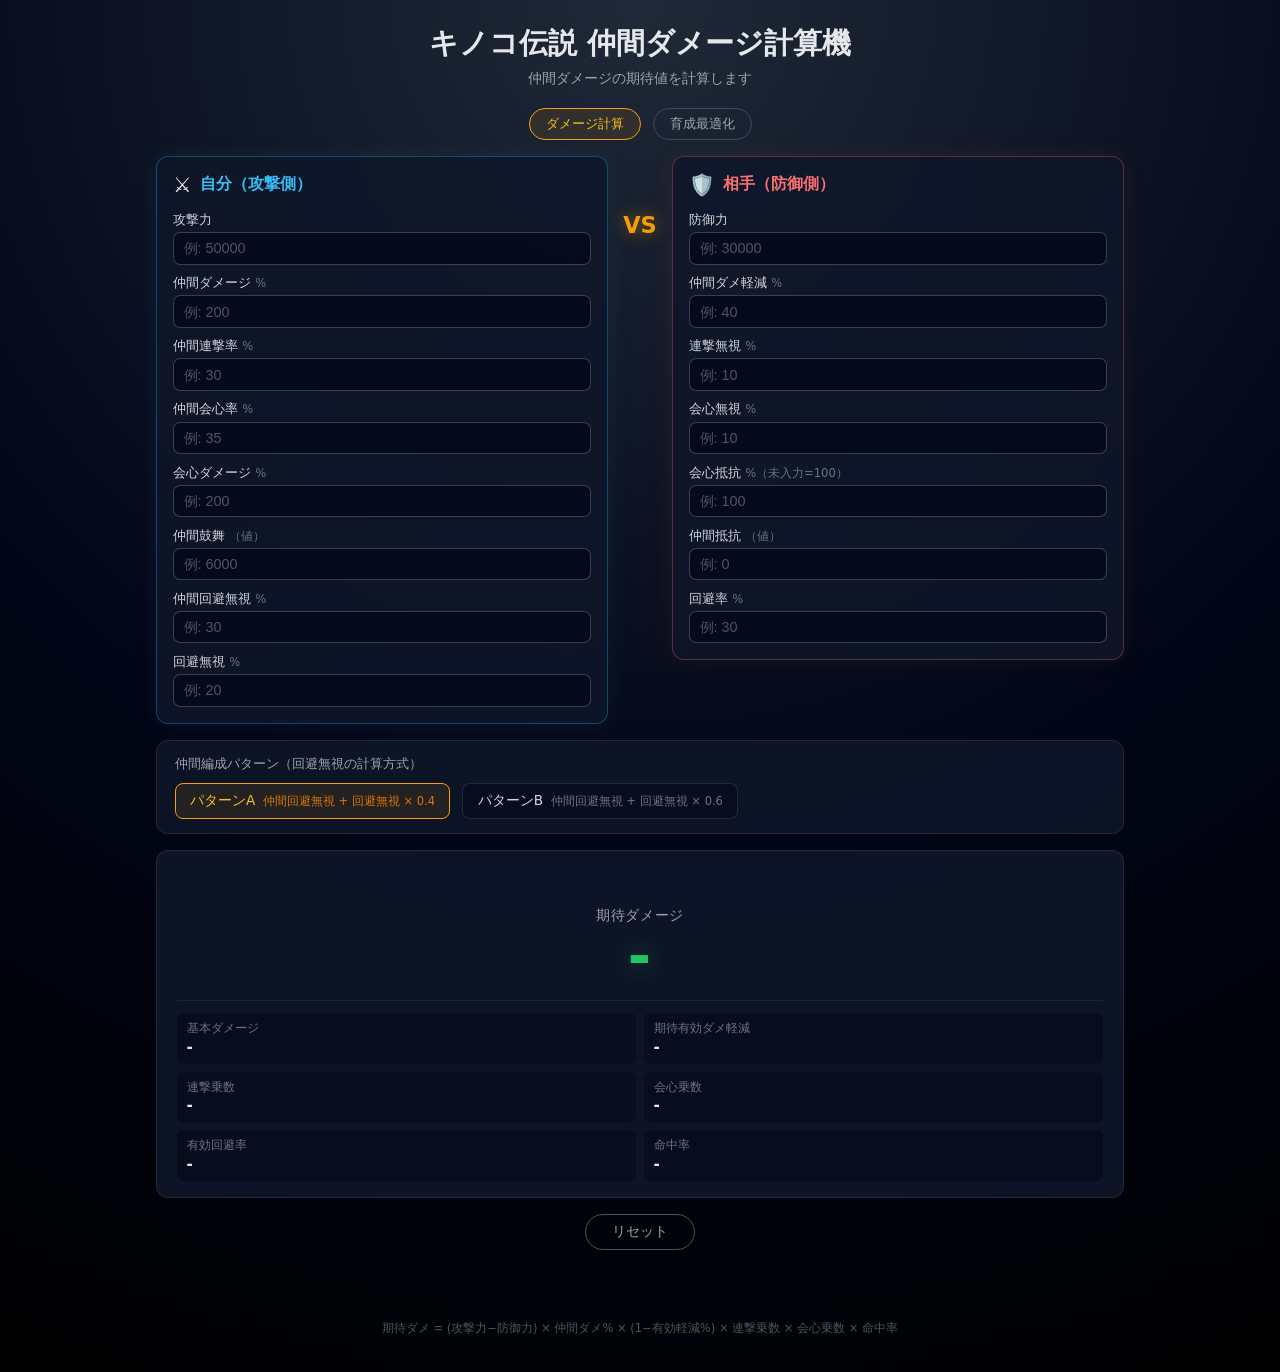
<file: kinoko/index.html>
<!DOCTYPE html>
<html lang="ja">
<head>
  <meta charset="UTF-8" />
  <meta name="viewport" content="width=device-width, initial-scale=1.0" />
  <title>キノコ伝説 仲間ダメージ計算機</title>
  <link rel="stylesheet" href="./style.css" />
</head>
<body>
  <header class="app-header">
    <h1>キノコ伝説 仲間ダメージ計算機</h1>
    <p class="app-header__subtitle">仲間ダメージの期待値を計算します</p>
  </header>

  <nav style="display:flex;justify-content:center;gap:.75rem;padding:.75rem 1rem 0;">
    <a href="./index.html" style="font-size:.82rem;padding:.35rem 1rem;border-radius:9999px;border:1px solid #f59e0b;color:#fbbf24;background:rgba(245,158,11,.1);text-decoration:none;">ダメージ計算</a>
    <a href="./optimize.html" style="font-size:.82rem;padding:.35rem 1rem;border-radius:9999px;border:1px solid rgba(148,163,184,.3);color:#9ca3af;text-decoration:none;">育成最適化</a>
  </nav>

  <main class="app-main">

    <!-- 対戦レイアウト -->
    <div class="battle-field">

      <!-- 自分（攻撃側） -->
      <section class="combatant combatant--attacker">
        <div class="combatant-header">
          <span class="combatant-icon">⚔️</span>
          <h2>自分（攻撃側）</h2>
        </div>
        <div class="stat-list">
          <label class="stat-field">
            <span class="stat-label">攻撃力</span>
            <input id="atk" type="number" inputmode="numeric" placeholder="例: 50000" data-ocr="atk" />
          </label>
          <label class="stat-field">
            <span class="stat-label">仲間ダメージ <small>%</small></span>
            <input id="allyDamage" type="number" inputmode="numeric" placeholder="例: 200" data-ocr="allyDamage" />
          </label>
          <label class="stat-field">
            <span class="stat-label">仲間連撃率 <small>%</small></span>
            <input id="multiRate" type="number" inputmode="numeric" placeholder="例: 30" data-ocr="multiRate" />
          </label>
          <label class="stat-field">
            <span class="stat-label">仲間会心率 <small>%</small></span>
            <input id="critRate" type="number" inputmode="numeric" placeholder="例: 35" data-ocr="critRate" />
          </label>
          <label class="stat-field">
            <span class="stat-label">会心ダメージ <small>%</small></span>
            <input id="critDamage" type="number" inputmode="numeric" placeholder="例: 200" data-ocr="critDamage" />
          </label>
          <label class="stat-field">
            <span class="stat-label">仲間鼓舞 <small>（値）</small></span>
            <input id="inspire" type="number" inputmode="numeric" placeholder="例: 6000" data-ocr="inspire" />
          </label>
          <label class="stat-field">
            <span class="stat-label">仲間回避無視 <small>%</small></span>
            <input id="allyEvadeIgnore" type="number" inputmode="numeric" placeholder="例: 30" data-ocr="allyEvadeIgnore" />
          </label>
          <label class="stat-field">
            <span class="stat-label">回避無視 <small>%</small></span>
            <input id="evadeIgnore" type="number" inputmode="numeric" placeholder="例: 20" data-ocr="evadeIgnore" />
          </label>
        </div>
      </section>

      <div class="vs-divider">VS</div>

      <!-- 相手（防御側） -->
      <section class="combatant combatant--defender">
        <div class="combatant-header">
          <span class="combatant-icon">🛡️</span>
          <h2>相手（防御側）</h2>
        </div>
        <div class="stat-list">
          <label class="stat-field">
            <span class="stat-label">防御力</span>
            <input id="def" type="number" inputmode="numeric" placeholder="例: 30000" data-ocr="def" />
          </label>
          <label class="stat-field">
            <span class="stat-label">仲間ダメ軽減 <small>%</small></span>
            <input id="damageReduction" type="number" inputmode="numeric" placeholder="例: 40" data-ocr="damageReduction" />
          </label>
          <label class="stat-field">
            <span class="stat-label">連撃無視 <small>%</small></span>
            <input id="multiIgnore" type="number" inputmode="numeric" placeholder="例: 10" data-ocr="multiIgnore" />
          </label>
          <label class="stat-field">
            <span class="stat-label">会心無視 <small>%</small></span>
            <input id="critIgnore" type="number" inputmode="numeric" placeholder="例: 10" data-ocr="critIgnore" />
          </label>
          <label class="stat-field">
            <span class="stat-label">会心抵抗 <small>%（未入力=100）</small></span>
            <input id="critResist" type="number" inputmode="numeric" placeholder="例: 100" data-ocr="critResist" />
          </label>
          <label class="stat-field">
            <span class="stat-label">仲間抵抗 <small>（値）</small></span>
            <input id="resist" type="number" inputmode="numeric" placeholder="例: 0" data-ocr="resist" />
          </label>
          <label class="stat-field">
            <span class="stat-label">回避率 <small>%</small></span>
            <input id="evadeRate" type="number" inputmode="numeric" placeholder="例: 30" data-ocr="evadeRate" />
          </label>
        </div>
      </section>
    </div>

    <!-- 仲間編成パターン選択 -->
    <div class="pattern-selector">
      <span class="pattern-label">仲間編成パターン（回避無視の計算方式）</span>
      <div class="pattern-toggle">
        <label class="pattern-option">
          <input type="radio" name="evadePattern" value="A" checked />
          <span>パターンA <small>仲間回避無視 + 回避無視 × 0.4</small></span>
        </label>
        <label class="pattern-option">
          <input type="radio" name="evadePattern" value="B" />
          <span>パターンB <small>仲間回避無視 + 回避無視 × 0.6</small></span>
        </label>
      </div>
    </div>

    <!-- 計算結果 -->
    <section class="result-card" id="resultCard">
      <div id="resultError" class="result-error" aria-live="polite"></div>

      <div class="expected-damage">
        <span class="expected-label">期待ダメージ</span>
        <span class="expected-value" id="expectedDamage">-</span>
      </div>

      <div class="breakdown">
        <div class="breakdown-item">
          <span class="breakdown-label">基本ダメージ</span>
          <span class="breakdown-value" id="baseDamage">-</span>
        </div>
        <div class="breakdown-item">
          <span class="breakdown-label">期待有効ダメ軽減</span>
          <span class="breakdown-value" id="effReduction">-</span>
        </div>
        <div class="breakdown-item">
          <span class="breakdown-label">連撃乗数</span>
          <span class="breakdown-value" id="multiMult">-</span>
        </div>
        <div class="breakdown-item">
          <span class="breakdown-label">会心乗数</span>
          <span class="breakdown-value" id="critMult">-</span>
        </div>
        <div class="breakdown-item">
          <span class="breakdown-label">有効回避率</span>
          <span class="breakdown-value" id="effEvade">-</span>
        </div>
        <div class="breakdown-item">
          <span class="breakdown-label">命中率</span>
          <span class="breakdown-value" id="hitRate">-</span>
        </div>
      </div>
    </section>

    <!-- リセット -->
    <div class="actions">
      <button id="resetButton" class="reset-button">リセット</button>
    </div>

  </main>

  <footer class="app-footer">
    <p>期待ダメ = (攻撃力−防御力) × 仲間ダメ% × (1−有効軽減%) × 連撃乗数 × 会心乗数 × 命中率</p>
  </footer>

  <script src="./main.js"></script>
</body>
</html>
</file>
<file: kinoko/style.css>
*, *::before, *::after { box-sizing: border-box; }

html, body {
  margin: 0;
  padding: 0;
  font-family: system-ui, -apple-system, BlinkMacSystemFont, "Segoe UI", sans-serif;
  background: radial-gradient(circle at top, #1f2937, #020617 55%, #000);
  color: #e5e7eb;
  min-height: 100vh;
}

/* ---- ヘッダー ---- */
.app-header {
  padding: 1.5rem 1.25rem 0.5rem;
  text-align: center;
}
.app-header h1 {
  margin: 0 0 0.4rem;
  font-size: clamp(1.3rem, 4vw, 1.8rem);
}
.app-header__subtitle {
  margin: 0;
  font-size: 0.85rem;
  color: #9ca3af;
}

/* ---- メイン ---- */
.app-main {
  width: 100%;
  max-width: 1000px;
  margin: 0 auto;
  padding: 1rem 1rem 3rem;
  display: flex;
  flex-direction: column;
  gap: 1rem;
}

/* ---- 対戦フィールド ---- */
.battle-field {
  display: grid;
  grid-template-columns: 1fr auto 1fr;
  gap: 0.75rem;
  align-items: start;
}

/* ---- VS 区切り ---- */
.vs-divider {
  display: flex;
  align-items: center;
  justify-content: center;
  font-size: 1.4rem;
  font-weight: 900;
  color: #f59e0b;
  text-shadow: 0 0 16px rgba(245, 158, 11, 0.6);
  padding-top: 3.5rem;
  min-width: 2.5rem;
}

/* ---- 各陣営カード ---- */
.combatant {
  border-radius: 0.75rem;
  border: 1px solid rgba(148, 163, 184, 0.15);
  padding: 1rem;
  backdrop-filter: blur(12px);
  background: rgba(15, 23, 42, 0.85);
}
.combatant--attacker {
  border-color: rgba(56, 189, 248, 0.3);
  box-shadow: 0 0 24px rgba(56, 189, 248, 0.08);
}
.combatant--defender {
  border-color: rgba(248, 113, 113, 0.3);
  box-shadow: 0 0 24px rgba(248, 113, 113, 0.08);
}

.combatant-header {
  display: flex;
  align-items: center;
  gap: 0.5rem;
  margin-bottom: 0.9rem;
}
.combatant-icon { font-size: 1.3rem; }
.combatant-header h2 {
  margin: 0;
  font-size: 1rem;
  font-weight: 700;
}
.combatant--attacker .combatant-header h2 { color: #38bdf8; }
.combatant--defender .combatant-header h2 { color: #f87171; }

/* ---- ステータス入力リスト ---- */
.stat-list {
  display: flex;
  flex-direction: column;
  gap: 0.6rem;
}

.stat-field {
  display: flex;
  flex-direction: column;
  gap: 0.2rem;
}
.stat-label {
  font-size: 0.82rem;
  color: #d1d5db;
}
.stat-label small {
  font-size: 0.72rem;
  color: #6b7280;
}

input[type="number"] {
  width: 100%;
  padding: 0.45rem 0.6rem;
  border-radius: 0.45rem;
  border: 1px solid rgba(148, 163, 184, 0.35);
  background: rgba(2, 6, 23, 0.7);
  color: #e5e7eb;
  font-size: 0.9rem;
  transition: border-color 0.15s, box-shadow 0.15s;
}
input[type="number"]::placeholder { color: #4b5563; }
input[type="number"]:focus {
  outline: none;
  border-color: #38bdf8;
  box-shadow: 0 0 0 2px rgba(56, 189, 248, 0.25);
}
.combatant--defender input[type="number"]:focus {
  border-color: #f87171;
  box-shadow: 0 0 0 2px rgba(248, 113, 113, 0.25);
}

/* ---- 結果カード ---- */
.result-card {
  background: rgba(15, 23, 42, 0.9);
  border: 1px solid rgba(148, 163, 184, 0.15);
  border-radius: 0.75rem;
  padding: 1.25rem 1.25rem 1rem;
  transition: border-color 0.3s, box-shadow 0.3s;
}
.result-card.has-result {
  border-color: rgba(34, 197, 94, 0.4);
  box-shadow: 0 0 32px rgba(34, 197, 94, 0.1);
}

.result-error {
  min-height: 1rem;
  font-size: 0.8rem;
  color: #fca5a5;
  margin-bottom: 0.5rem;
}

/* 期待ダメージ（大きく表示） */
.expected-damage {
  display: flex;
  flex-direction: column;
  align-items: center;
  gap: 0.2rem;
  padding: 0.75rem 0 1rem;
}
.expected-label {
  font-size: 0.85rem;
  color: #9ca3af;
  letter-spacing: 0.05em;
}
.expected-value {
  font-size: clamp(2rem, 8vw, 3.5rem);
  font-weight: 800;
  color: #22c55e;
  text-shadow: 0 0 24px rgba(34, 197, 94, 0.5);
  letter-spacing: 0.02em;
  line-height: 1;
}

/* 内訳 */
.breakdown {
  display: grid;
  grid-template-columns: repeat(2, 1fr);
  gap: 0.5rem;
  border-top: 1px solid rgba(148, 163, 184, 0.1);
  padding-top: 0.75rem;
}
.breakdown-item {
  display: flex;
  flex-direction: column;
  gap: 0.1rem;
  padding: 0.5rem 0.6rem;
  border-radius: 0.4rem;
  background: rgba(2, 6, 23, 0.5);
}
.breakdown-label {
  font-size: 0.72rem;
  color: #6b7280;
}
.breakdown-value {
  font-size: 0.95rem;
  font-weight: 600;
  color: #e5e7eb;
}

/* ---- パターン選択 ---- */
.pattern-selector {
  background: rgba(15, 23, 42, 0.85);
  border: 1px solid rgba(148, 163, 184, 0.15);
  border-radius: 0.75rem;
  padding: 0.9rem 1.1rem;
  display: flex;
  flex-direction: column;
  gap: 0.6rem;
}
.pattern-label {
  font-size: 0.82rem;
  color: #9ca3af;
}
.pattern-toggle {
  display: flex;
  gap: 0.75rem;
  flex-wrap: wrap;
}
.pattern-option {
  display: flex;
  align-items: center;
  gap: 0.5rem;
  cursor: pointer;
  padding: 0.5rem 0.9rem;
  border-radius: 0.5rem;
  border: 1px solid rgba(148, 163, 184, 0.2);
  background: rgba(2, 6, 23, 0.5);
  transition: border-color 0.15s, background 0.15s;
  font-size: 0.85rem;
  color: #d1d5db;
}
.pattern-option:has(input:checked) {
  border-color: #f59e0b;
  background: rgba(245, 158, 11, 0.1);
  color: #fbbf24;
}
.pattern-option input[type="radio"] { display: none; }
.pattern-option small {
  font-size: 0.72rem;
  color: #6b7280;
  margin-left: 0.2rem;
}
.pattern-option:has(input:checked) small { color: #d97706; }

/* ---- リセットボタン ---- */
.actions {
  display: flex;
  justify-content: center;
}
.reset-button {
  appearance: none;
  border: 1px solid rgba(148, 163, 184, 0.5);
  border-radius: 9999px;
  background: transparent;
  color: #9ca3af;
  padding: 0.5rem 1.6rem;
  font-size: 0.85rem;
  cursor: pointer;
  transition: background 0.15s, color 0.15s;
}
.reset-button:hover {
  background: rgba(148, 163, 184, 0.1);
  color: #e5e7eb;
}

/* ---- フッター ---- */
.app-footer {
  padding: 0.75rem 1rem 1.5rem;
  text-align: center;
  font-size: 0.72rem;
  color: #4b5563;
}

/* ---- スマホ対応 ---- */
@media (max-width: 640px) {
  .battle-field {
    grid-template-columns: 1fr;
  }
  .vs-divider {
    padding-top: 0;
    font-size: 1.2rem;
    justify-self: center;
  }
  .breakdown {
    grid-template-columns: repeat(2, 1fr);
  }
}
</file>
